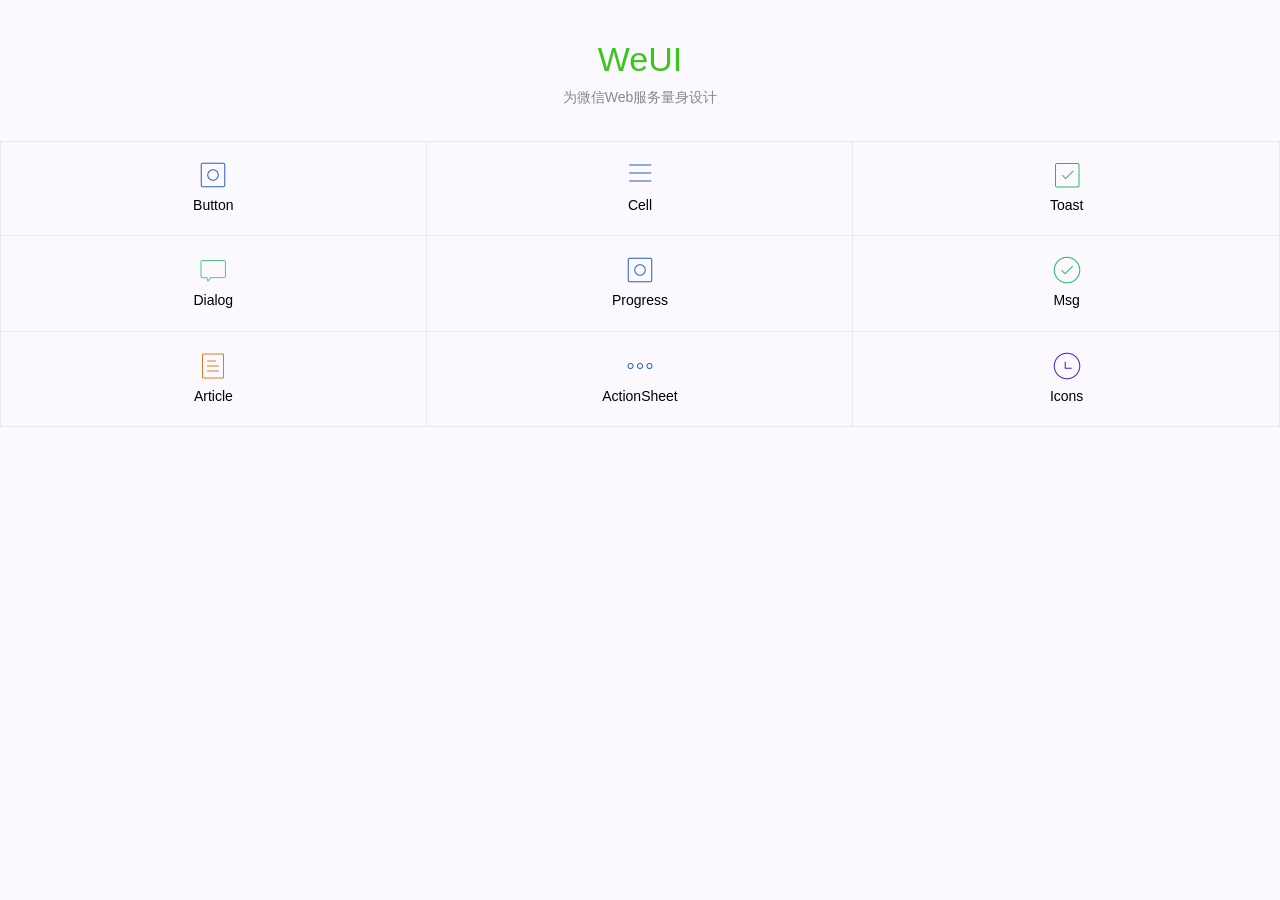
<file: piaoapp/static/dist/example/index.html>
<!DOCTYPE html>
<html lang="en">
<head>
    <meta charset="UTF-8">
    <meta name="viewport" content="width=device-width,initial-scale=1,user-scalable=0">
    <title>WeUI</title>
    <link rel="stylesheet" href="../style/weui.css"/>
    <link rel="stylesheet" href="./example.css"/>
</head>
<body ontouchstart>
    <div class="container js_container">

    </div>
    <script type="text/html" id="tpl_home">
<div class="page">
    <div class="hd">
        <h1 class="page_title">WeUI</h1>
        <p class="page_desc">为微信Web服务量身设计</p>
    </div>
    <div class="bd">
        <div class="weui_grids">
            <a href="javascript:;" class="weui_grid js_grid" data-id="button">
                <div class="weui_grid_icon">
                    <img src="./images/icon_nav_button.png" alt="">
                </div>
                <p class="weui_grid_label">
                    Button
                </p>
            </a>
            <a href="javascript:;" class="weui_grid js_grid" data-id="cell">
                <div class="weui_grid_icon">
                    <img src="./images/icon_nav_cell.png" alt="">
                </div>
                <p class="weui_grid_label">
                    Cell
                </p>
            </a>
            <a href="javascript:;" class="weui_grid js_grid" data-id="toast">
                <div class="weui_grid_icon">
                    <img src="./images/icon_nav_toast.png" alt="">
                </div>
                <p class="weui_grid_label">
                    Toast
                </p>
            </a>
            <a href="javascript:;" class="weui_grid js_grid" data-id="dialog">
                <div class="weui_grid_icon">
                    <img src="./images/icon_nav_dialog.png" alt="">
                </div>
                <p class="weui_grid_label">
                    Dialog
                </p>
            </a>
            <a href="javascript:;" class="weui_grid js_grid" data-id="progress">
                <div class="weui_grid_icon">
                    <img src="./images/icon_nav_button.png" alt="">
                </div>
                <p class="weui_grid_label">
                    Progress
                </p>
            </a>
            <a href="javascript:;" class="weui_grid js_grid" data-id="msg">
                <div class="weui_grid_icon">
                    <img src="./images/icon_nav_msg.png" alt="">
                </div>
                <p class="weui_grid_label">
                    Msg
                </p>
            </a>
            <a href="javascript:;" class="weui_grid js_grid" data-id="article">
                <div class="weui_grid_icon">
                    <img src="./images/icon_nav_article.png" alt="">
                </div>
                <p class="weui_grid_label">
                    Article
                </p>
            </a>
            <a href="javascript:;" class="weui_grid js_grid" data-id="actionsheet">
                <div class="weui_grid_icon">
                    <img src="./images/icon_nav_actionSheet.png" alt="">
                </div>
                <p class="weui_grid_label">
                    ActionSheet
                </p>
            </a>
            <a href="javascript:;" class="weui_grid js_grid" data-id="icons">
                <div class="weui_grid_icon">
                    <img src="./images/icon_nav_icons.png" alt="">
                </div>
                <p class="weui_grid_label">
                    Icons
                </p>
            </a>
        </div>
    </div>
</div>
</script>
    <script type="text/html" id="tpl_button">
<div class="page">
    <div class="hd">
        <h1 class="page_title">Button</h1>
    </div>
    <div class="bd spacing">
        <a href="javascript:;" class="weui_btn weui_btn_primary">按钮</a>
        <a href="javascript:;" class="weui_btn weui_btn_disabled weui_btn_primary">按钮</a>
        <a href="javascript:;" class="weui_btn weui_btn_warn">确认</a>
        <a href="javascript:;" class="weui_btn weui_btn_disabled weui_btn_warn">确认</a>
        <a href="javascript:;" class="weui_btn weui_btn_default">按钮</a>
        <a href="javascript:;" class="weui_btn weui_btn_disabled weui_btn_default">按钮</a>
        <div class="button_sp_area">
            <a href="javascript:;" class="weui_btn weui_btn_plain_default">按钮</a>
            <a href="javascript:;" class="weui_btn weui_btn_plain_primary">按钮</a>

            <a href="javascript:;" class="weui_btn weui_btn_mini weui_btn_primary">按钮</a>
            <a href="javascript:;" class="weui_btn weui_btn_mini weui_btn_default">按钮</a>
        </div>
    </div>
</div>
</script>
    <script type="text/html" id="tpl_cell">
<div class="page">
    <div class="hd">
        <h1 class="page_title">Cell</h1>
    </div>
    <div class="bd">
        <div class="weui_cells_title">带说明的列表项</div>
        <div class="weui_cells">
            <div class="weui_cell">
                <div class="weui_cell_bd weui_cell_primary">
                    <p>标题文字</p>
                </div>
                <div class="weui_cell_ft">说明文字</div>
            </div>
        </div>
        <div class="weui_cells_title">带图标、说明的列表项</div>
        <div class="weui_cells">
            <div class="weui_cell">
                <div class="weui_cell_hd"><img src="[data-uri]" alt="" style="width:20px;margin-right:5px;display:block"></div>
                <div class="weui_cell_bd weui_cell_primary">
                    <p>标题文字</p>
                </div>
                <div class="weui_cell_ft">说明文字</div>
            </div>
            <div class="weui_cell">
                <div class="weui_cell_hd"><img src="[data-uri]" alt="" style="width:20px;margin-right:5px;display:block"></div>
                <div class="weui_cell_bd weui_cell_primary">
                    <p>标题文字</p>
                </div>
                <div class="weui_cell_ft">说明文字</div>
            </div>
        </div>

        <div class="weui_cells_title">带跳转的列表项</div>
        <div class="weui_cells weui_cells_access">
            <a class="weui_cell" href="javascript:;">
                <div class="weui_cell_bd weui_cell_primary">
                    <p>cell standard</p>
                </div>
                <div class="weui_cell_ft">
                </div>
            </a>
            <a class="weui_cell" href="javascript:;">
                <div class="weui_cell_bd weui_cell_primary">
                    <p>cell standard</p>
                </div>
                <div class="weui_cell_ft">
                </div>
            </a>
        </div>

        <div class="weui_cells_title">带说明、跳转的列表项</div>
        <div class="weui_cells weui_cells_access">
            <a class="weui_cell" href="javascript:;">
                <div class="weui_cell_bd weui_cell_primary">
                    <p>cell standard</p>
                </div>
                <div class="weui_cell_ft">说明文字</div>
            </a>
            <a class="weui_cell" href="javascript:;">
                <div class="weui_cell_bd weui_cell_primary">
                    <p>cell standard</p>
                </div>
                <div class="weui_cell_ft">说明文字</div>
            </a>

        </div>

        <div class="weui_cells_title">带图标、说明、跳转的列表项</div>
        <div class="weui_cells weui_cells_access">

            <a class="weui_cell" href="javascript:;">
                <div class="weui_cell_hd"><img src="[data-uri]" alt="" style="width:20px;margin-right:5px;display:block"></div>
                <div class="weui_cell_bd weui_cell_primary">
                    <p>cell standard</p>
                </div>
                <div class="weui_cell_ft">说明文字</div>
            </a>
            <a class="weui_cell" href="javascript:;">
                <div class="weui_cell_hd"><img src="[data-uri]" alt="" style="width:20px;margin-right:5px;display:block"></div>
                <div class="weui_cell_bd weui_cell_primary">
                    <p>cell standard</p>
                </div>
                <div class="weui_cell_ft">说明文字</div>
            </a>
        </div>

        <div class="weui_cells_title">单选列表项</div>
        <div class="weui_cells weui_cells_radio">
            <label class="weui_cell weui_check_label" for="x11">
                <div class="weui_cell_bd weui_cell_primary">
                    <p>cell standard</p>
                </div>
                <div class="weui_cell_ft">
                    <input type="radio" class="weui_check" name="radio1" id="x11">
                    <span class="weui_icon_checked"></span>
                </div>
            </label>
            <label class="weui_cell weui_check_label" for="x12">

                <div class="weui_cell_bd weui_cell_primary">
                    <p>cell standard</p>
                </div>
                <div class="weui_cell_ft">
                    <input type="radio" name="radio1" class="weui_check" id="x12" checked="checked">
                    <span class="weui_icon_checked"></span>
                </div>
            </label>
        </div>
        <div class="weui_cells_title">复选列表项</div>
        <div class="weui_cells weui_cells_checkbox">
            <label class="weui_cell weui_check_label" for="s11">
                <div class="weui_cell_hd">
                    <input type="checkbox" class="weui_check" name="checkbox1" id="s11" checked="checked">
                    <i class="weui_icon_checked"></i>
                </div>
                <div class="weui_cell_bd weui_cell_primary">
                    <p>standard is dealt for u.</p>
                </div>
            </label>
            <label class="weui_cell weui_check_label" for="s12">
                <div class="weui_cell_hd">
                    <input type="checkbox" name="checkbox1" class="weui_check" id="s12">
                    <i class="weui_icon_checked"></i>
                </div>
                <div class="weui_cell_bd weui_cell_primary">
                    <p>standard is dealicient for u.</p>
                </div>
            </label>
        </div>

        <div class="weui_cells_title">开关</div>
        <div class="weui_cells weui_cells_form">
            <div class="weui_cell weui_cell_switch">
                <div class="weui_cell_hd weui_cell_primary">标题文字</div>
                <div class="weui_cell_ft">
                    <input class="weui_switch" type="checkbox"/>
                </div>
            </div>
        </div>

        <div class="weui_cells_title">表单</div>
        <div class="weui_cells weui_cells_form">
            <div class="weui_cell">
                <div class="weui_cell_hd"><label class="weui_label">qq</label></div>
                <div class="weui_cell_bd weui_cell_primary">
                    <input class="weui_input" type="number" pattern="[0-9]*" placeholder="请输入qq号"/>
                </div>
            </div>
            <div class="weui_cell weui_vcode">
                <div class="weui_cell_hd"><label class="weui_label">验证码</label></div>
                <div class="weui_cell_bd weui_cell_primary">
                    <input class="weui_input" type="number" placeholder="请输入验证码"/>
                </div>
                <div class="weui_cell_ft">
                    <img src="./images/vcode.jpg" />
                </div>
            </div>
            <div class="weui_cell">
                <div class="weui_cell_hd"><label class="weui_label">银行卡</label></div>
                <div class="weui_cell_bd weui_cell_primary">
                    <input class="weui_input" type="number" pattern="[0-9]*" placeholder="请输入银行卡号"/>
                </div>
            </div>
            <div class="weui_cell weui_vcode weui_cell_warn">
                <div class="weui_cell_hd"><label class="weui_label">验证码</label></div>
                <div class="weui_cell_bd weui_cell_primary">
                    <input class="weui_input" type="number" placeholder="请输入验证码"/>
                </div>
                <div class="weui_cell_ft">
                    <i class="weui_icon_warn"></i>
                    <img src="./images/vcode.jpg" />
                </div>
            </div>
        </div>
        <div class="weui_cells_tips">底部说明文字底部说明文字</div>
        <div class="weui_btn_area">
            <a class="weui_btn weui_btn_primary" href="javascript:" id="showTooltips">确定</a>
        </div>

        <div class="weui_cells_title">上传</div>
        <div class="weui_cells weui_cells_form">
            <div class="weui_cell">
                <div class="weui_cell_bd weui_cell_primary">
                    <div class="weui_uploader">
                        <div class="weui_uploader_hd weui_cell">
                            <div class="weui_cell_bd weui_cell_primary">图片上传</div>
                            <div class="weui_cell_ft">0/2</div>
                        </div>
                        <div class="weui_uploader_bd">
                            <ul class="weui_uploader_files">
                                <li class="weui_uploader_file" style="background-image:url(http://shp.qpic.cn/weixinsrc_pic/pScBR7sbqjOBJomcuvVJ6iacVrbMJaoJZkFUIq4nzQZUIqzTKziam7ibg/)"></li>
                                <li class="weui_uploader_file" style="background-image:url(http://shp.qpic.cn/weixinsrc_pic/pScBR7sbqjOBJomcuvVJ6iacVrbMJaoJZkFUIq4nzQZUIqzTKziam7ibg/)"></li>
                                <li class="weui_uploader_file" style="background-image:url(http://shp.qpic.cn/weixinsrc_pic/pScBR7sbqjOBJomcuvVJ6iacVrbMJaoJZkFUIq4nzQZUIqzTKziam7ibg/)"></li>
                                <li class="weui_uploader_file weui_uploader_status" style="background-image:url(http://shp.qpic.cn/weixinsrc_pic/pScBR7sbqjOBJomcuvVJ6iacVrbMJaoJZkFUIq4nzQZUIqzTKziam7ibg/)">
                                    <div class="weui_uploader_status_content">
                                        <i class="weui_icon_warn"></i>
                                    </div>
                                </li>
                                <li class="weui_uploader_file weui_uploader_status" style="background-image:url(http://shp.qpic.cn/weixinsrc_pic/pScBR7sbqjOBJomcuvVJ6iacVrbMJaoJZkFUIq4nzQZUIqzTKziam7ibg/)">
                                    <div class="weui_uploader_status_content">50%</div>
                                </li>
                            </ul>
                            <div class="weui_uploader_input_wrp">
                                <input class="weui_uploader_input" type="file" accept="image/jpg,image/jpeg,image/png,image/gif" multiple />
                            </div>
                        </div>
                    </div>
                </div>
            </div>
        </div>

        <div class="weui_cells_title">文本域</div>
        <div class="weui_cells weui_cells_form">
            <div class="weui_cell">
                <div class="weui_cell_bd weui_cell_primary">
                    <textarea class="weui_textarea" placeholder="请输入评论" rows="3"></textarea>
                    <div class="weui_textarea_counter"><span>0</span>/200</div>
                </div>
            </div>
        </div>
        <div class="weui_toptips weui_warn js_tooltips">格式不对</div>
        <div class="weui_cells_title">表单报错</div>
        <div class="weui_cells weui_cells_form">
            <div class="weui_cell weui_cell_warn">
                <div class="weui_cell_hd"><label for="" class="weui_label">卡号</label></div>
                <div class="weui_cell_bd weui_cell_primary">
                    <input class="weui_input" type="number" pattern="[0-9]*" value="weui input error" placeholder="请输入卡号"/>
                </div>
                <div class="weui_cell_ft">
                    <i class="weui_icon_warn"></i>
                </div>
            </div>
            <div class="weui_cell">
                <div class="weui_cell_hd"><label for="" class="weui_label">日期</label></div>
                <div class="weui_cell_bd weui_cell_primary">
                    <input class="weui_input" type="date" value=""/>
                </div>
            </div>
            <div class="weui_cell">
                <div class="weui_cell_hd"><label for="" class="weui_label">时间</label></div>
                <div class="weui_cell_bd weui_cell_primary">
                    <input class="weui_input" type="datetime-local" value="" placeholder=""/>
                </div>
            </div>
        </div>
        <div class="weui_cells_title">选择</div>
        <div class="weui_cells">

            <div class="weui_cell weui_cell_select weui_select_before">
                <div class="weui_cell_hd">
                    <select class="weui_select" name="select2">
                        <option value="1">+86</option>
                        <option value="2">+80</option>
                        <option value="3">+84</option>
                        <option value="4">+87</option>
                    </select>
                </div>
                <div class="weui_cell_bd weui_cell_primary">
                    <input class="weui_input" type="number" pattern="[0-9]*" placeholder="请输入号码"/>
                </div>
            </div>
        </div>
        <div class="weui_cells_title">选择</div>
        <div class="weui_cells">
            <div class="weui_cell weui_cell_select">
                <div class="weui_cell_bd weui_cell_primary">
                    <select class="weui_select" name="select1">
                        <option selected="" value="1">微信号</option>
                        <option value="2">QQ号</option>
                        <option value="3">Email</option>
                    </select>
                </div>
            </div>
            <div class="weui_cell weui_cell_select weui_select_after">
                <div class="weui_cell_hd">
                    国家/地区
                </div>
                <div class="weui_cell_bd weui_cell_primary">
                    <select class="weui_select" name="select2">
                        <option value="1">中国</option>
                        <option value="2">美国</option>
                        <option value="3">英国</option>
                    </select>
                </div>
            </div>
        </div>

    </div>
</div>
</script>
    <script type="text/html" id="tpl_toast">
<div class="page">
    <div class="hd">
        <h1 class="page_title">Toast</h1>
    </div>
    <div class="bd spacing">
        <a href="javascript:;" class="weui_btn weui_btn_primary" id="showToast">点击弹出Toast</a>
        <a href="javascript:;" class="weui_btn weui_btn_primary" id="showLoadingToast">点击弹出Loading Toast</a>
    </div>
    <!--BEGIN toast-->
    <div id="toast" style="display: none;">
        <div class="weui_mask_transparent"></div>
        <div class="weui_toast">
            <i class="weui_icon_toast"></i>
            <p class="weui_toast_content">已完成</p>
        </div>
    </div>
    <!--end toast-->

    <!-- loading toast -->
    <div id="loadingToast" class="weui_loading_toast" style="display:none;">
        <div class="weui_mask_transparent"></div>
        <div class="weui_toast">
            <div class="weui_loading">
                <div class="weui_loading_leaf weui_loading_leaf_0"></div>
                <div class="weui_loading_leaf weui_loading_leaf_1"></div>
                <div class="weui_loading_leaf weui_loading_leaf_2"></div>
                <div class="weui_loading_leaf weui_loading_leaf_3"></div>
                <div class="weui_loading_leaf weui_loading_leaf_4"></div>
                <div class="weui_loading_leaf weui_loading_leaf_5"></div>
                <div class="weui_loading_leaf weui_loading_leaf_6"></div>
                <div class="weui_loading_leaf weui_loading_leaf_7"></div>
                <div class="weui_loading_leaf weui_loading_leaf_8"></div>
                <div class="weui_loading_leaf weui_loading_leaf_9"></div>
                <div class="weui_loading_leaf weui_loading_leaf_10"></div>
                <div class="weui_loading_leaf weui_loading_leaf_11"></div>
            </div>
            <p class="weui_toast_content">数据加载中</p>
        </div>
    </div>



</div>
</script>
    <script type="text/html" id="tpl_dialog">
<div class="page">
    <div class="hd">
        <h1 class="page_title">Dialog</h1>
    </div>
    <div class="bd spacing">
        <a href="javascript:;" class="weui_btn weui_btn_primary" id="showDialog1">点击弹出Dialog样式一</a>
        <a href="javascript:;" class="weui_btn weui_btn_primary" id="showDialog2">点击弹出Dialog样式二</a>
    </div>
    <!--BEGIN dialog1-->
    <div class="weui_dialog_confirm" id="dialog1" style="display: none;">
        <div class="weui_mask"></div>
        <div class="weui_dialog">
            <div class="weui_dialog_hd"><strong class="weui_dialog_title">弹窗标题</strong></div>
            <div class="weui_dialog_bd">自定义弹窗内容，居左对齐显示，告知需要确认的信息等</div>
            <div class="weui_dialog_ft">
                <a href="javascript:;" class="weui_btn_dialog default">取消</a>
                <a href="javascript:;" class="weui_btn_dialog primary">确定</a>
            </div>
        </div>
    </div>
    <!--END dialog1-->
    <!--BEGIN dialog2-->
    <div class="weui_dialog_alert" id="dialog2" style="display: none;">
        <div class="weui_mask"></div>
        <div class="weui_dialog">
            <div class="weui_dialog_hd"><strong class="weui_dialog_title">弹窗标题</strong></div>
            <div class="weui_dialog_bd">弹窗内容，告知当前页面信息等</div>
            <div class="weui_dialog_ft">
                <a href="javascript:;" class="weui_btn_dialog primary">确定</a>
            </div>
        </div>
    </div>
    <!--END dialog2-->
</div>
</script>
    <script type="text/html" id="tpl_progress">
<div class="page">
    <div class="hd">
        <h1 class="page_title">Progress</h1>
    </div>
    <div class="bd spacing">
        <div class="weui_progress">
            <div class="weui_progress_bar">
                <div class="weui_progress_inner_bar js_progress" style="width: 0%;"></div>
            </div>
            <a href="javascript:;" class="weui_progress_opr">
                <i class="weui_icon_cancel"></i>
            </a>
        </div>
        <br>
        <div class="weui_progress">
            <div class="weui_progress_bar">
                <div class="weui_progress_inner_bar js_progress" style="width: 50%;"></div>
            </div>
            <a href="javascript:;" class="weui_progress_opr">
                <i class="weui_icon_cancel"></i>
            </a>
        </div>
        <br>
        <div class="weui_progress">
            <div class="weui_progress_bar">
                <div class="weui_progress_inner_bar js_progress" style="width: 80%;"></div>
            </div>
            <a href="javascript:;" class="weui_progress_opr">
                <i class="weui_icon_cancel"></i>
            </a>
        </div>
        <div class="weui_btn_area">
            <a href="javascript:;" class="weui_btn weui_btn_primary" id="btnStartProgress">上传</a>
        </div>
    </div>
</div>
</script>
    <script type="text/html" id="tpl_msg">
<div class="page">
    <div class="weui_msg">
        <div class="weui_icon_area"><i class="weui_icon_success weui_icon_msg"></i></div>
        <div class="weui_text_area">
            <h2 class="weui_msg_title">操作成功</h2>
            <p class="weui_msg_desc">内容详情，可根据实际需要安排</p>
        </div>
        <div class="weui_opr_area">
            <p class="weui_btn_area">
                <a href="javascript:;" class="weui_btn weui_btn_primary">确定</a>
                <a href="javascript:;" class="weui_btn weui_btn_default">取消</a>
            </p>
        </div>
        <div class="weui_extra_area">
            <a href="">查看详情</a>
        </div>
    </div>
</div>
</script>
    <script type="text/html" id="tpl_article">
<div class="page">
    <div class="hd">
        <h1 class="page_title">Article</h1>
    </div>
    <div class="bd">
        <article class="weui_article">
            <h1>大标题</h1>
            <section>
                <h2 class="title">章标题</h2>
                <section>
                    <h3>1.1 节标题</h3>
                    <p>Lorem ipsum dolor sit amet, consectetur adipisicing elit, sed do eiusmod
                        tempor incididunt ut labore et dolore magna aliqua. Ut enim ad minim veniam,
                        quis nostrud exercitation ullamco laboris nisi ut aliquip ex ea commodo
                        consequat. Duis aute</p>
                </section>
                <section>
                    <h3>1.2 节标题</h3>
                    <p>Lorem ipsum dolor sit amet, consectetur adipisicing elit, sed do eiusmod
                        tempor incididunt ut labore et dolore magna aliqua. Ut enim ad minim veniam,
                        cillum dolore eu fugiat nulla pariatur. Excepteur sint occaecat cupidatat non
                        proident, sunt in culpa qui officia deserunt mollit anim id est laborum.</p>
                </section>
            </section>
        </article>
    </div>
</div>
</script>
    <script type="text/html" id="tpl_actionsheet">
<div class="page" style="overflow: hidden">
    <div class="hd">
        <h1 class="page_title">ActionSheet</h1>
    </div>
    <div class="bd spacing">
        <a href="javascript:;" class="weui_btn weui_btn_primary" id="showActionSheet">点击上拉ActionSheet</a>
    </div>
    <!--BEGIN actionSheet-->
    <div id="actionSheet_wrap">
        <div class="weui_mask_transition" id="mask"></div>
        <div class="weui_actionsheet" id="weui_actionsheet">
            <div class="weui_actionsheet_menu">
                <div class="weui_actionsheet_cell">示例菜单</div>
                <div class="weui_actionsheet_cell">示例菜单</div>
                <div class="weui_actionsheet_cell">示例菜单</div>
                <div class="weui_actionsheet_cell">示例菜单</div>
            </div>
            <div class="weui_actionsheet_action">
                <div class="weui_actionsheet_cell" id="actionsheet_cancel">取消</div>
            </div>
        </div>
    </div>
    <!--END actionSheet-->
</div>
</script>
    <script type="text/html" id="tpl_icons">
<div class="page">
    <div class="hd">
        <h1 class="page_title">Icons</h1>
    </div>
    <div class="bd spacing">
        <i class="weui_icon_msg weui_icon_success"></i>
        <i class="weui_icon_msg weui_icon_info"></i>
        <i class="weui_icon_msg weui_icon_warn"></i>
        <i class="weui_icon_msg weui_icon_waiting"></i>
        <i class="weui_icon_safe weui_icon_safe_success"></i>
        <i class="weui_icon_safe weui_icon_safe_warn"></i>
        <div class="icon_sp_area">
            <i class="weui_icon_success"></i>
            <i class="weui_icon_success_circle"></i>
            <i class="weui_icon_success_no_circle"></i>
            <i class="weui_icon_info"></i>
            <i class="weui_icon_waiting"></i>
            <i class="weui_icon_waiting_circle"></i>
            <i class="weui_icon_circle"></i>
            <i class="weui_icon_warn"></i>
            <i class="weui_icon_download"></i>
            <i class="weui_icon_info_circle"></i>
            <i class="weui_icon_cancel"></i>
            <i class="weui_icon_search"></i>
            <i class="weui_icon_clear"></i>
        </div>
    </div>
</div>
</script>
    <script src="./zepto.min.js"></script>
    <script src="./example.js"></script>
</body>
</html>
</file>
<file: piaoapp/static/dist/example/example.css>
body,html{height:100%;-webkit-tap-highlight-color:transparent}.page,body{background-color:#fbf9fe}.container{overflow:hidden}.container,.page{position:absolute;top:0;right:0;bottom:0;left:0}.page{overflow-y:auto;-webkit-overflow-scrolling:touch}.hd{padding:2em 0}.page_desc{text-align:center;color:#888;font-size:14px}.bd.spacing{padding:0 15px}.page_title{text-align:center;font-size:34px;color:#3cc51f;font-weight:400;margin:0 15%}.global_navs{background-color:transparent}.global_navs:after,.global_navs:before{border-color:#d9dbda}.global_navs .icon_nav{width:28px;height:28px;display:block;margin-right:.7em}.page.button .page_title{color:#225fba}.page.button .bd{padding:0 15px}.page.button .button_sp_area{padding:10px 0;width:60%;margin:0 auto;text-align:justify;text-justify:distribute-all-lines;font-size:0}.page.button .button_sp_area:after{display:inline-block;width:100%;height:0;font-size:0;margin:0;padding:0;overflow:hidden;content:"."}.page.cell .page_title{color:#225fba}.page.cell .bd{padding-bottom:30px}.page.toast{background-color:#fff}.page.toast .bd{padding:120px 15px 0}.page.dialog{background-color:#fff}.page.dialog .bd{padding:120px 15px 0}.page.article,.page.msg{background-color:#fff}.page.article .page_title{color:#de7c23}.page.icons{background-color:#fff;text-align:center}.page.icons .page_title{color:#3e24bd}.page.icons .bd{padding:30px 0;text-align:center}.page.icons .icon_sp_area{padding:10px 20px;text-align:left}.page.icons i{margin:0 5px 10px}@-webkit-keyframes a{0%{-webkit-transform:translate3d(100%,0,0);transform:translate3d(100%,0,0)}to{-webkit-transform:translateZ(0);transform:translateZ(0)}}@keyframes a{0%{-webkit-transform:translate3d(100%,0,0);transform:translate3d(100%,0,0)}to{-webkit-transform:translateZ(0);transform:translateZ(0)}}@-webkit-keyframes b{0%{-webkit-transform:translateZ(0);transform:translateZ(0)}to{-webkit-transform:translate3d(100%,0,0);transform:translate3d(100%,0,0)}}@keyframes b{0%{-webkit-transform:translateZ(0);transform:translateZ(0)}to{-webkit-transform:translate3d(100%,0,0);transform:translate3d(100%,0,0)}}.page.slideIn{-webkit-animation:a .2s forwards;animation:a .2s forwards}.page.slideOut{-webkit-animation:b .2s forwards;animation:b .2s forwards}
</file>
